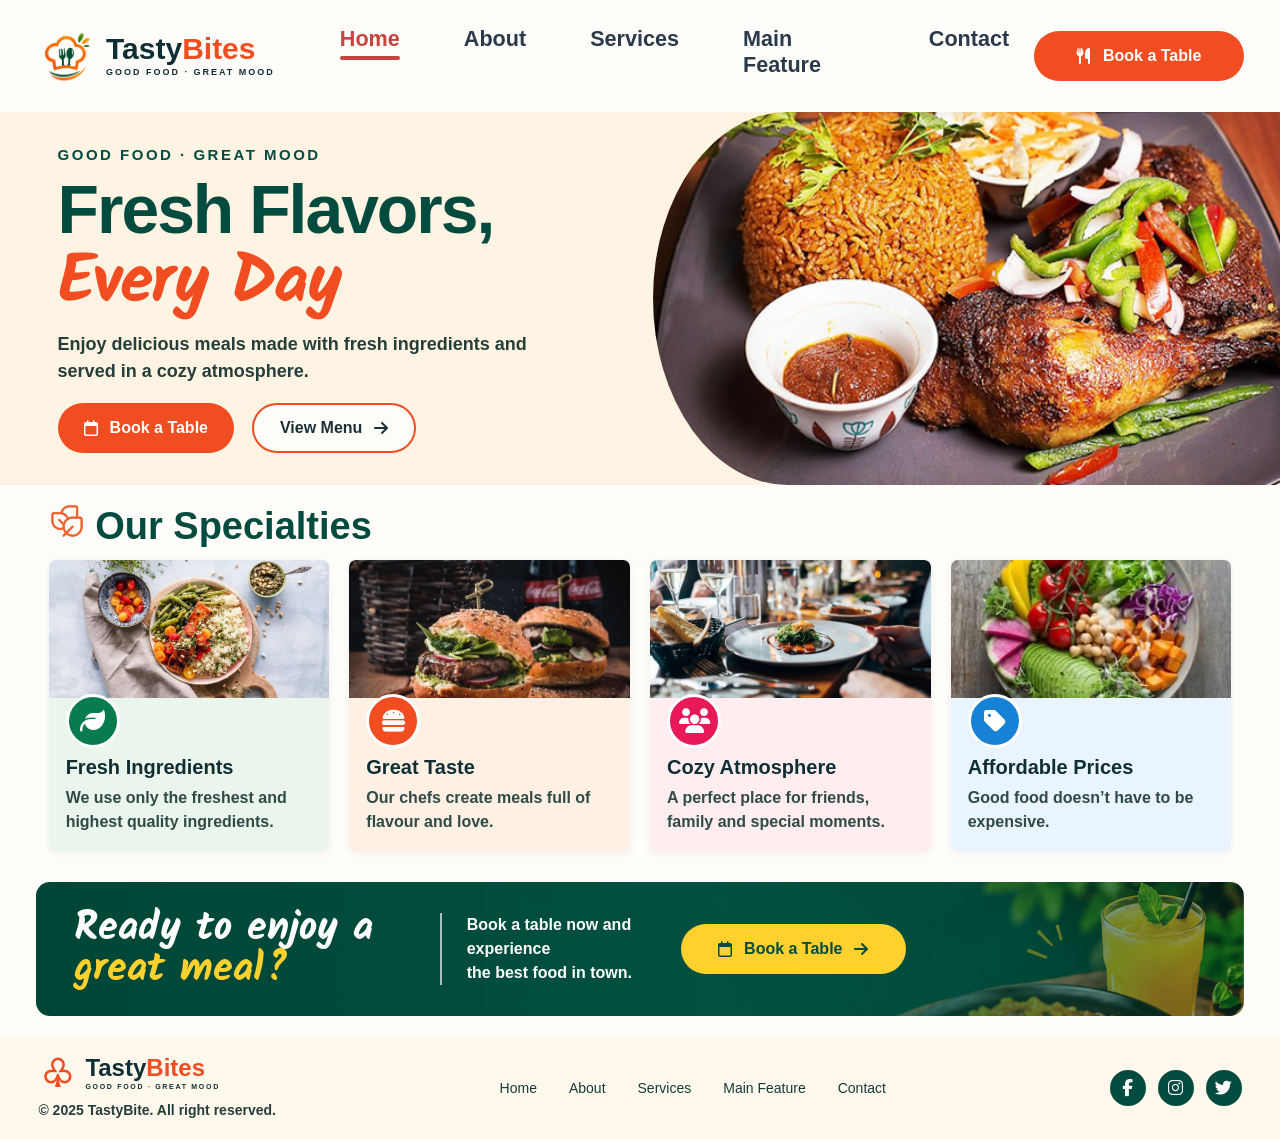
<file: index.html>
<!DOCTYPE html>
<html lang="en">
<head>
  <meta charset="UTF-8">
  <meta name="viewport" content="width=device-width, initial-scale=1.0">
  <title>TastyBites | Home</title>
  <link rel="stylesheet" href="style1.css">
  <link rel="preconnect" href="https://fonts.googleapis.com">
  <link href="https://fonts.googleapis.com/css2?family=DM+Sans:wght@400;500;600;700;800&family=Kalam:wght@700&display=swap" rel="stylesheet">
  <link rel="stylesheet" href="https://cdnjs.cloudflare.com/ajax/libs/font-awesome/6.5.0/css/all.min.css">
</head>
<body>
  <header class="site-header">
    <a class="logo" href="index.html"><span class="logo-icon"><img src="images/WhatsApp Image 2026-10-21 at 16.55.24 1.png" alt="" width="65px" height="65px"></span><span>Tasty<span class="orange">Bites</span><small>GOOD FOOD · GREAT MOOD</small></span></a>
    <nav>
      <ul class="nav-links">
        <li><a href="index.html" class="active">Home</a></li>
        <li><a href="about.html">About</a></li>
        <li><a href="services.html">Services</a></li>
        <li><a href="main Feature.html">Main Feature</a></li>
        <li><a href="contact.html">Contact</a></li>
      </ul>
    </nav>
    <a class="button button-orange header-button" href="contact.html"><i class="fa-solid fa-utensils"></i> Book a Table</a>
  </header>

  <main>
    <section class="hero home-hero">
      <div class="hero-copy">
        <p class="eyebrow">GOOD FOOD · GREAT MOOD</p>
        <h1>Fresh Flavors,<br><span class="orange handwritten">Every Day</span></h1>
        <p>Enjoy delicious meals made with fresh ingredients and served in a cozy atmosphere.</p>
        <div class="hero-actions">
          <a class="button button-orange" href="contact.html"><i class="fa-regular fa-calendar"></i> Book a Table</a>
          <a class="button button-outline" href="feature.html">View Menu <i class="fa-solid fa-arrow-right"></i></a>
        </div>
      </div>
      <div class="hero-photo food-photo" role="img" aria-label="Fresh grilled meal"></div>
    </section>

    <section class="section">
      <h2 class="section-title"><span class="leaf"><img src="images/fluent_leaf-three-16-regular.png" alt="" width="36px" height="36px"></span> Our Specialties</h2>
      <div class="card-grid four">
        <article class="image-card">
          <img src="images/fresh salad.png" alt="Fresh salad and vegetables">
          <div class="card-content green-card"><span class="round-icon green"><i class="fa-solid fa-leaf"></i></span><h3>Fresh Ingredients</h3><p>We use only the freshest and highest quality ingredients.</p></div>
        </article>
        <article class="image-card">
          <img src="images/burger.png" alt="Burger and fries">
          <div class="card-content peach-card"><span class="round-icon orange-bg"><i class="fa-solid fa-burger"></i></span><h3>Great Taste</h3><p>Our chefs create meals full of flavour and love.</p></div>
        </article>
        <article class="image-card">
          <img src="images/cozy res.png" alt="Cozy restaurant interior">
          <div class="card-content pink-card"><span class="round-icon pink"><i class="fa-solid fa-users"></i></span><h3>Cozy Atmosphere</h3><p>A perfect place for friends, family and special moments.</p></div>
        </article>
        <article class="image-card">
          <img src="images/colorful.png" alt="Colorful affordable meal">
          <div class="card-content blue-card"><span class="round-icon blue"><i class="fa-solid fa-tag"></i></span><h3>Affordable Prices</h3><p>Good food doesn’t have to be expensive.</p></div>
        </article>
      </div>
    </section>

    <section class="cta-banner">
      <h2>Ready to enjoy a<br><span>great meal?</span></h2>
      <p>Book a table now and experience<br>the best food in town.</p>
      <a class="button button-yellow" href="contact.html"><i class="fa-regular fa-calendar"></i> Book a Table <i class="fa-solid fa-arrow-right"></i></a>
    </section>
  </main>

  <footer class="site-footer">
    <div class="footer-brand"><a class="logo" href="index.html"><span class="logo-icon">♧</span><span>Tasty<span class="orange">Bites</span><small>GOOD FOOD · GREAT MOOD</small></span></a><p>© 2025 TastyBite. All right reserved.</p></div>
    <nav class="footer-nav"><a class="active" href="index.html">Home</a><a href="about.html">About</a><a href="services.html">Services</a><a href="feature.html">Main Feature</a><a href="contact.html">Contact</a></nav>
    <div class="socials"><a href="#" aria-label="Facebook"><i class="fa-brands fa-facebook-f"></i></a><a href="#" aria-label="Instagram"><i class="fa-brands fa-instagram"></i></a><a href="#" aria-label="Twitter"><i class="fa-brands fa-twitter"></i></a></div>
  </footer>
</body>
</html>
</file>
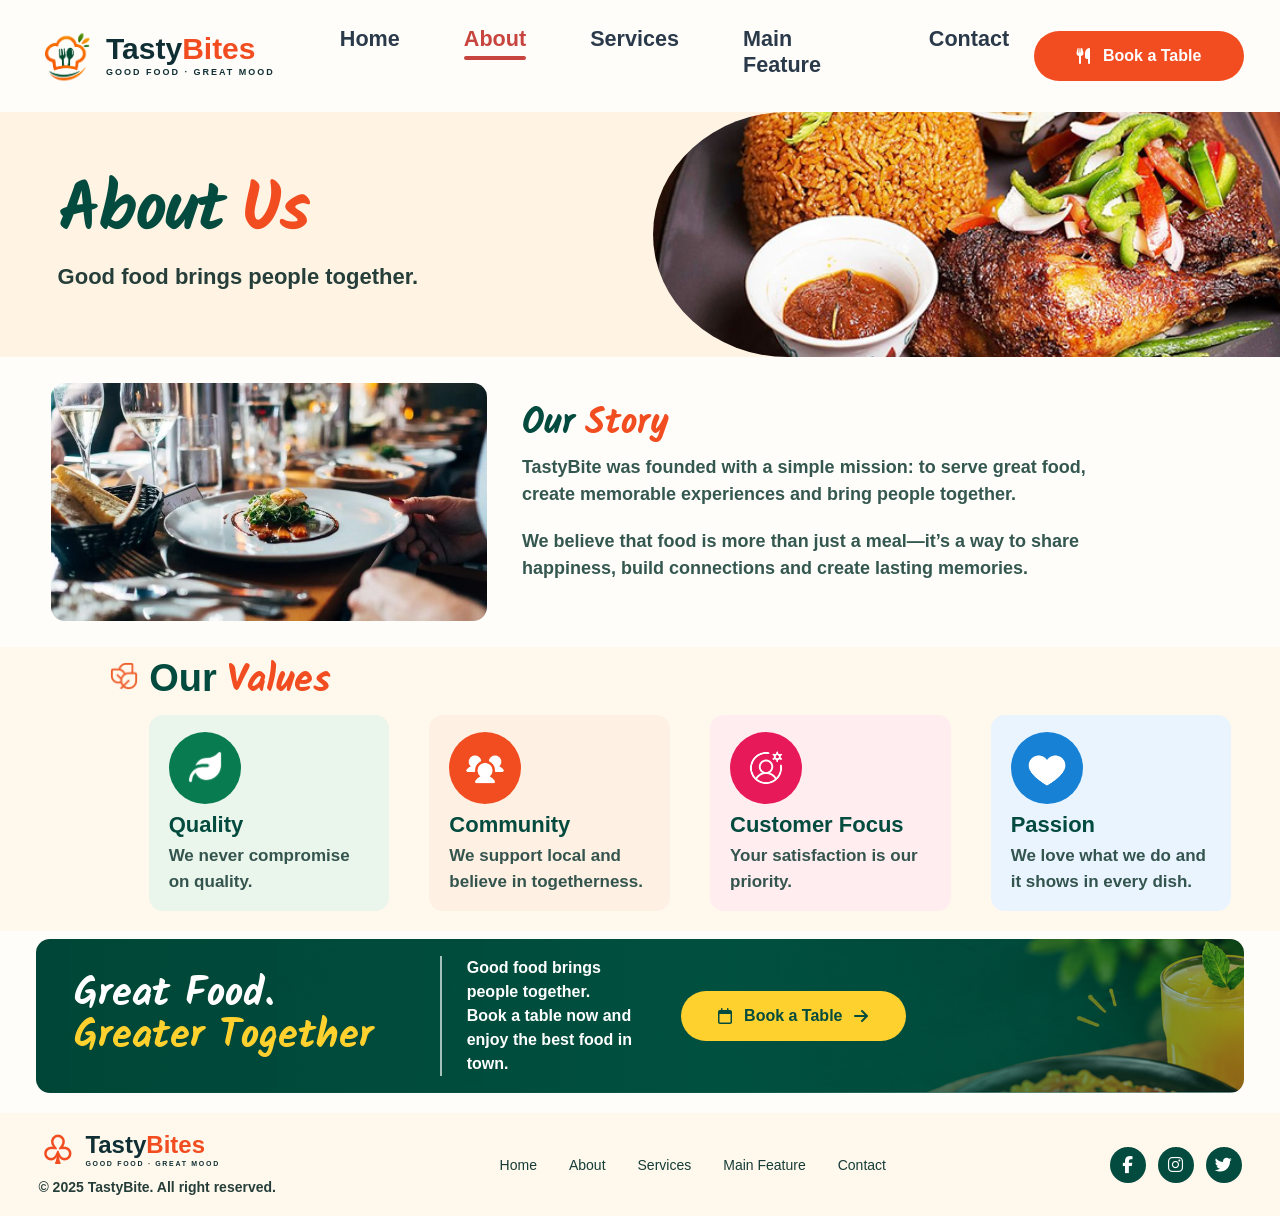
<file: about.html>
<!DOCTYPE html>
<html lang="en">
<head>
  <meta charset="UTF-8">
  <meta name="viewport" content="width=device-width, initial-scale=1.0">
  <title>TastyBites | About</title>
  <link rel="stylesheet" href="style1.css">
  <link rel="preconnect" href="https://fonts.googleapis.com">
  <link href="https://fonts.googleapis.com/css2?family=DM+Sans:wght@400;500;600;700;800&family=Kalam:wght@700&display=swap" rel="stylesheet">
  <link rel="stylesheet" href="https://cdnjs.cloudflare.com/ajax/libs/font-awesome/6.5.0/css/all.min.css">
</head>
<body>
  <header class="site-header">
    <a class="logo" href="index.html"><span class="logo-icon"><img src="images/WhatsApp Image 2026-10-21 at 16.55.24 1.png" alt="" width="65px" height="65px"/></span><span>Tasty<span class="orange">Bites</span><small>GOOD FOOD · GREAT MOOD</small></span></a>
      <nav>
      <ul class="nav-links">
        <li><a href="index.html">Home</a></li>
        <li><a href="about.html" class="active">About</a></li>
        <li><a href="services.html">Services</a></li>
        <li><a href="main Feature.html">Main Feature</a></li>
        <li><a href="contact.html">Contact</a></li>
      </ul>
    </nav>
    <a class="button button-orange header-button" href="contact.html"><i class="fa-solid fa-utensils"></i> Book a Table</a>
  </header>

  <main>
    <section class="hero sub-hero">
      <div class="hero-copy">
        <h1><span class="handwritten">About</span> <span class="orange handwritten">Us</span></h1>
        <p class="hero-subtitle">Good food brings people together.</p>
      </div>
      <div class="hero-photo food-photo" role="img" aria-label="A freshly prepared restaurant meal"></div>
    </section>

    <section class="story-section">
      <img src="images/cozy res.png" alt="Warm and welcoming restaurant dining room">
      <div>
        <h2 class="section-title"><span class="handwritten">Our</span> <span class="orange handwritten">Story</span></h2>
        <p>TastyBite was founded with a simple mission: to serve great food, create memorable experiences and bring people together.</p>
        <p>We believe that food is more than just a meal—it’s a way to share happiness, build connections and create lasting memories.</p>
      </div>
    </section>

    <section class="values-section">
      <h2 class="section-titles"><span class="leaf"><img src="images/fluent_leaf-three-16-regular.png" alt="" width="30px" height="30px"></span> Our <span class="orange handwritten">Values</span></h2>
      <div class="card-grids four value-grid">
        <article class="value-card green-card"><span class="round-icon green"><img src="images/fa7-solid_leaf (1).png" alt="" width="40px" height="40px"></span><h3>Quality</h3><p>We never compromise on quality.</p></article>
        <article class="value-card peach-card"><span class="round-icon orange-bg"><img src="images/ph_users-three-fill.png" alt="" width="40px" height="40px"></span><h3>Community</h3><p>We support local and believe in togetherness.</p></article>
        <article class="value-card pink-card"><span class="round-icon pink"><img src="images/ph_user-circle-gear-light.png" alt="" width="40px" height="40px"></span><h3>Customer Focus</h3><p>Your satisfaction is our priority.</p></article>
        <article class="value-card blue-card"><span class="round-icon blue"><img src="images/flat-color-icons_like.png" alt="" width="40px" height="40px"></i></span><h3>Passion</h3><p>We love what we do and it shows in every dish.</p></article>
      </div>
    </section>

    <section class="cta-banner">
      <h2>Great Food.<br><span>Greater Together</span></h2>
      <p>Good food brings people together.<br>Book a table now and enjoy the best food in town.</p>
      <a class="button button-yellow" href="contact.html"><i class="fa-regular fa-calendar"></i> Book a Table <i class="fa-solid fa-arrow-right"></i></a>
    </section>
  </main>

  <footer class="site-footer">
    <div class="footer-brand"><a class="logo" href="index.html"><span class="logo-icon">♧</span><span>Tasty<span class="orange">Bites</span><small>GOOD FOOD · GREAT MOOD</small></span></a><p>© 2025 TastyBite. All right reserved.</p></div>
    <nav class="footer-nav"><a href="index.html">Home</a><a class="active" href="about.html">About</a><a href="services.html">Services</a><a href="feature.html">Main Feature</a><a href="contact.html">Contact</a></nav>
    <div class="socials"><a href="#" aria-label="Facebook"><i class="fa-brands fa-facebook-f"></i></a><a href="#" aria-label="Instagram"><i class="fa-brands fa-instagram"></i></a><a href="#" aria-label="Twitter"><i class="fa-brands fa-twitter"></i></a></div>
  </footer>
</body>
</html>
</file>
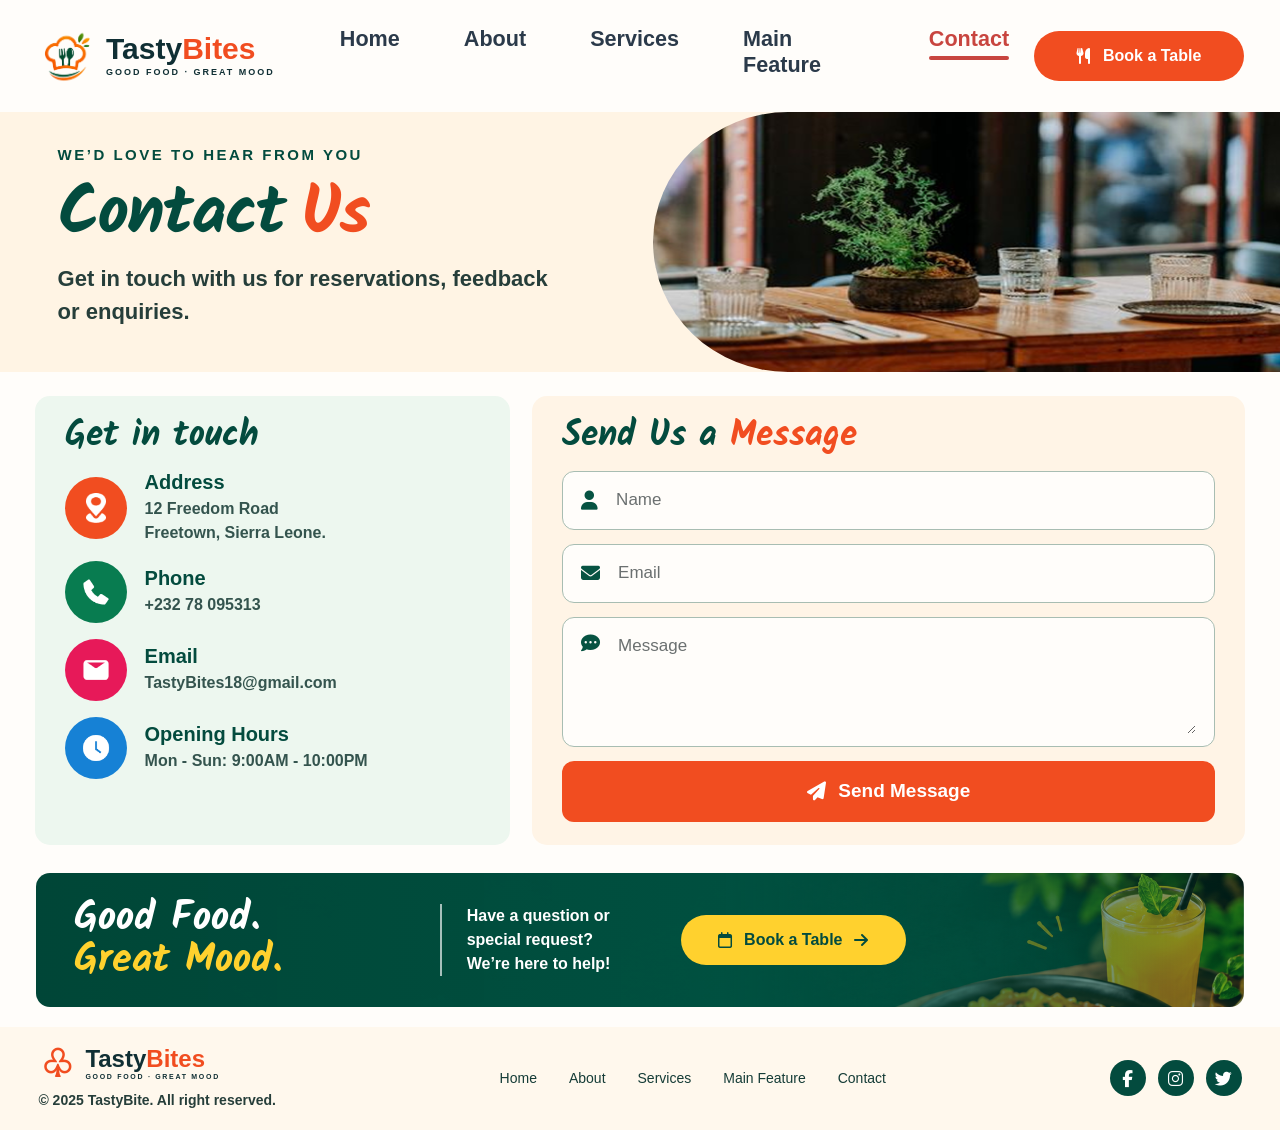
<file: contact.html>
<!DOCTYPE html>
<html lang="en">
<head>
  <meta charset="UTF-8">
  <meta name="viewport" content="width=device-width, initial-scale=1.0">
  <title>TastyBites | Contact</title>
  <link rel="stylesheet" href="style1.css">
  <link rel="preconnect" href="https://fonts.googleapis.com">
  <link href="https://fonts.googleapis.com/css2?family=DM+Sans:wght@400;500;600;700;800&family=Kalam:wght@700&display=swap" rel="stylesheet">
  <link rel="stylesheet" href="https://cdnjs.cloudflare.com/ajax/libs/font-awesome/6.5.0/css/all.min.css">
</head>
<body>
  <header class="site-header">
    <a class="logo" href="index.html">
        <span class="logo-icon"><img src="images/WhatsApp Image 2026-10-21 at 16.55.24 1.png" alt="" width="65px" height="65px"/></span>
        <span>Tasty<span class="orange">Bites</span><small>GOOD FOOD · GREAT MOOD</small></span></a>

        <nav>
      <ul class="nav-links">
        <li><a href="index.html">Home</a></li>
        <li><a href="about.html">About</a></li>
        <li><a href="services.html">Services</a></li>
        <li><a href="main Feature.html">Main Feature</a></li>
        <li><a href="contact.html" class="active">Contact</a></li>
      </ul>
    </nav>

    <a class="button button-orange header-button" href="contact.html"><i class="fa-solid fa-utensils"></i> Book a Table</a>
  </header>

  <main>
    <section class="hero sub-hero contact-hero">
      <div class="hero-copy">
        <p class="eyebrow">WE’D LOVE TO HEAR FROM YOU</p>
        <h1><span class="handwritten">Contact</span> <span class="orange handwritten">Us</span></h1>
        <p class="hero-subtitle">Get in touch with us for reservations, feedback or enquiries.</p>
      </div>
      <div class="hero-photo restaurant-photo" role="img" aria-label="Restaurant table ready for guests"></div>
    </section>

    <section class="contact-layout">
      <aside class="contact-info">
        <h2 class="section-title handwritten">Get in touch</h2>
        <div class="contact-item"><span class="round-icon orange-bg"><img src="images/Group.png" alt="" width="20px" height="30px"></span><div><h3>Address</h3><p>12 Freedom Road<br>Freetown, Sierra Leone.</p></div></div>
        <div class="contact-item"><span class="round-icon green"><img src="images/boxicons_phone-filled.png" alt="" width="30px" height="30px"></span><div><h3>Phone</h3><p>+232 78 095313</p></div></div>
        <div class="contact-item"><span class="round-icon pink"><img src="images/eva_email-fill.png" alt="" width="30px" height="30px"></span><div><h3>Email</h3><p>TastyBites18@gmail.com</p></div></div>
        <div class="contact-item"><span class="round-icon blue"><img src="images/ant-design_clock-circle-filled.png" alt="" width="30px" height="30px"></span><div><h3>Opening Hours</h3><p>Mon - Sun: 9:00AM - 10:00PM</p></div></div>
      </aside>

      <section class="contact-form-wrap">
        <h2 class="section-title handwritten">Send Us a <span class="orange">Message</span></h2>
        <form class="contact-form" action="#" method="post">
          <label><i class="fa-solid fa-user"></i><input type="text" name="name" placeholder="Name" aria-label="Name" required></label>
          <label><i class="fa-solid fa-envelope"></i><input type="email" name="email" placeholder="Email" aria-label="Email" required></label>
          <label class="message-field"><i class="fa-solid fa-comment-dots"></i><textarea name="message" placeholder="Message" aria-label="Message" required></textarea></label>
          <button class="button button-orange" type="submit"><i class="fa-solid fa-paper-plane"></i> Send Message</button>
        </form>
      </section>
    </section>

    <section class="cta-banner">
      <h2>Good Food.<br><span>Great Mood.</span></h2>
      <p>Have a question or special request?<br>We’re here to help!</p>
      <a class="button button-yellow" href="contact.html"><i class="fa-regular fa-calendar"></i> Book a Table <i class="fa-solid fa-arrow-right"></i></a>
    </section>
  </main>

  <footer class="site-footer">
    <div class="footer-brand"><a class="logo" href="index.html"><span class="logo-icon">♧</span><span>Tasty<span class="orange">Bites</span><small>GOOD FOOD · GREAT MOOD</small></span></a><p>© 2025 TastyBite. All right reserved.</p></div>
    <nav class="footer-nav"><a href="index.html">Home</a><a href="about.html">About</a><a href="services.html">Services</a><a href="feature.html">Main Feature</a><a class="active" href="contact.html">Contact</a></nav>
    <div class="socials"><a href="#" aria-label="Facebook"><i class="fa-brands fa-facebook-f"></i></a><a href="#" aria-label="Instagram"><i class="fa-brands fa-instagram"></i></a><a href="#" aria-label="Twitter"><i class="fa-brands fa-twitter"></i></a></div>
  </footer>
</body>
</html>
</file>
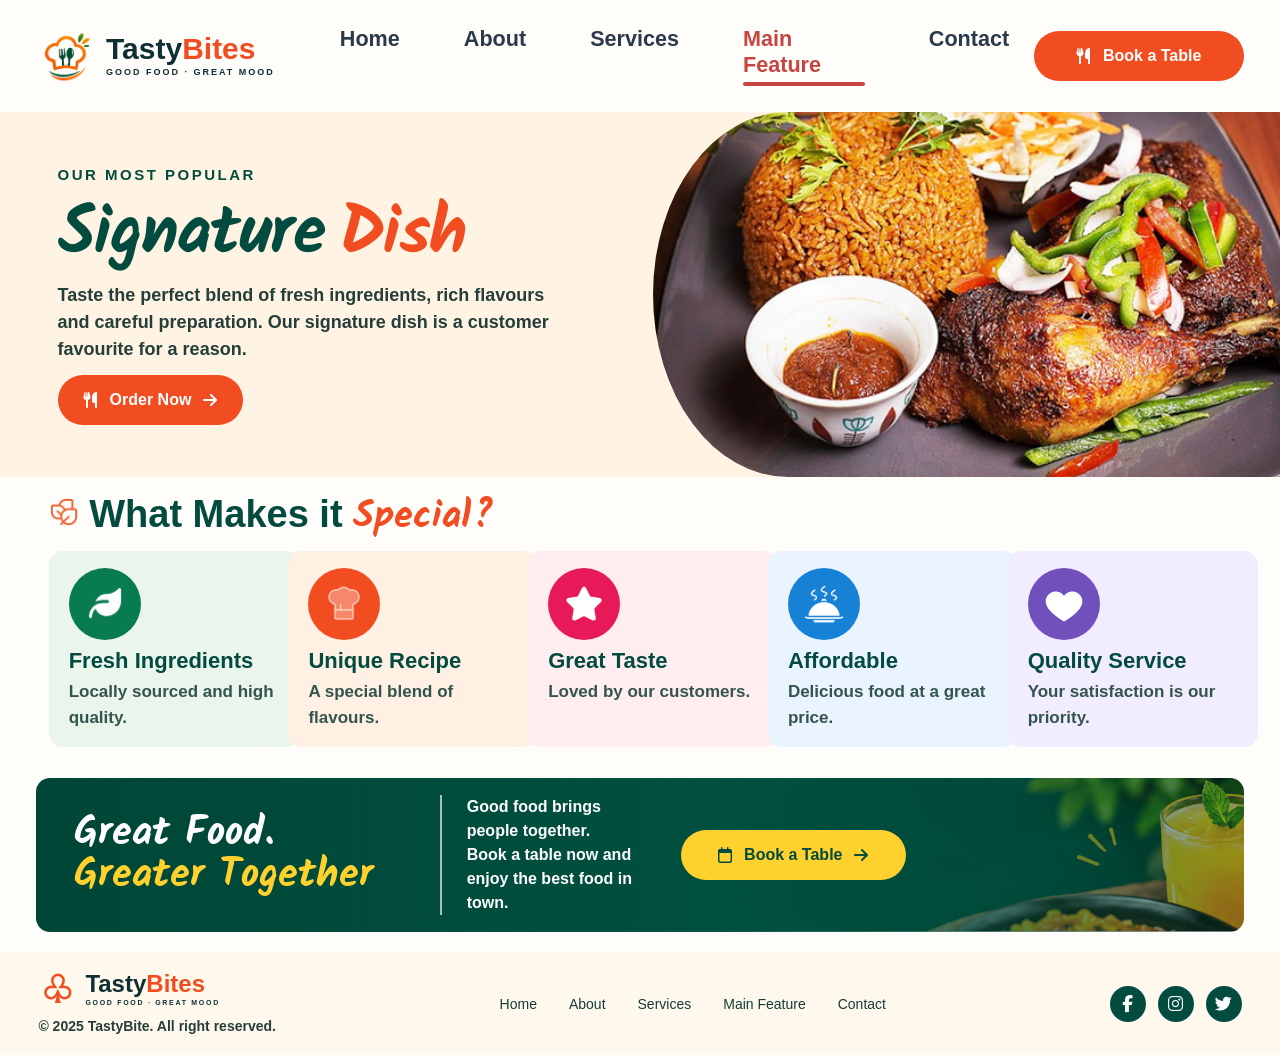
<file: main feature.html>
<!DOCTYPE html>
<html lang="en">
<head>
  <meta charset="UTF-8">
  <meta name="viewport" content="width=device-width, initial-scale=1.0">
  <title>TastyBites | Main Feature</title>
  <link rel="stylesheet" href="style1.css">
  <link rel="preconnect" href="https://fonts.googleapis.com">
  <link href="https://fonts.googleapis.com/css2?family=DM+Sans:wght@400;500;600;700;800&family=Kalam:wght@700&display=swap" rel="stylesheet">
  <link rel="stylesheet" href="https://cdnjs.cloudflare.com/ajax/libs/font-awesome/6.5.0/css/all.min.css">
</head>
<body>
  <header class="site-header">
    <a class="logo" href="index.html"><span class="logo-icon"><img src="images/WhatsApp Image 2026-10-21 at 16.55.24 1.png" alt="" width="65px" height="65px"/></span><span>Tasty<span class="orange">Bites</span><small>GOOD FOOD · GREAT MOOD</small></span></a>
      <nav>
      <ul class="nav-links">
        <li><a href="index.html">Home</a></li>
        <li><a href="about.html">About</a></li>
        <li><a href="services.html">Services</a></li>
        <li><a href="main Feature.html" class="active">Main Feature</a></li>
        <li><a href="contact.html">Contact</a></li>
      </ul>
    </nav>
    <a class="button button-orange header-button" href="contact.html"><i class="fa-solid fa-utensils"></i> Book a Table</a>
  </header>

  <main>
    <section class="hero feature-hero">
      <div class="hero-copy">
        <p class="eyebrow">OUR MOST POPULAR</p>
        <h1><span class="handwritten">Signature</span> <span class="orange handwritten">Dish</span></h1>
        <p>Taste the perfect blend of fresh ingredients, rich flavours and careful preparation. Our signature dish is a customer favourite for a reason.</p>
        <a class="button button-orange" href="contact.html"><i class="fa-solid fa-utensils"></i> Order Now <i class="fa-solid fa-arrow-right"></i></a>
      </div>
      <div class="hero-photo food-photo" role="img" aria-label="TastyBites signature grilled meal"></div>
    </section>

    <section class="section">
      <h2 class="section-title"><span class="leaf"><img src="images/fluent_leaf-three-16-regular.png" alt="" width="30px" height="30px"></span> What Makes it <span class="orange handwritten">Special?</span></h2>
      <div class="card-grid five">
        <article class="value-card green-card"><span class="round-icon green"><img src="images/fa7-solid_leaf (1).png" alt="" width="40px" height="40px"></span><h3>Fresh Ingredients</h3><p>Locally sourced and high quality.</p></article>
        <article class="value-card peach-card"><span class="round-icon orange-bg"><img src="images/icon-park-twotone_chef-hat-one.png" alt="" width="40px" height="40px"></span><h3>Unique Recipe</h3><p>A special blend of flavours.</p></article>
        <article class="value-card pink-card"><span class="round-icon pink"><img src="images/andrsrxn_star-filled.png" alt="" width="40px" height="40px"></span><h3>Great Taste</h3><p>Loved by our customers.</p></article>
        <article class="value-card blue-card"><span class="round-icon blue"><img src="images/game-icons_hot-meal.png" alt="" width="40px" height="40px"></span><h3>Affordable</h3><p>Delicious food at a great price.</p></article>
        <article class="value-card purple-card"><span class="round-icon purple"><img src="images/flat-color-icons_like.png" alt="" width="40px" height="40px"></span><h3>Quality Service</h3><p>Your satisfaction is our priority.</p></article>
      </div>
    </section>

    <section class="cta-banner">
      <h2>Great Food.<br><span>Greater Together</span></h2>
      <p>Good food brings people together.<br>Book a table now and enjoy the best food in town.</p>
      <a class="button button-yellow" href="contact.html"><i class="fa-regular fa-calendar"></i> Book a Table <i class="fa-solid fa-arrow-right"></i></a>
    </section>
  </main>

  <footer class="site-footer">
    <div class="footer-brand"><a class="logo" href="index.html"><span class="logo-icon">♧</span><span>Tasty<span class="orange">Bites</span><small>GOOD FOOD · GREAT MOOD</small></span></a><p>© 2025 TastyBite. All right reserved.</p></div>
    <nav class="footer-nav"><a href="index.html">Home</a><a href="about.html">About</a><a href="services.html">Services</a><a class="active" href="feature.html">Main Feature</a><a href="contact.html">Contact</a></nav>
    <div class="socials"><a href="#" aria-label="Facebook"><i class="fa-brands fa-facebook-f"></i></a><a href="#" aria-label="Instagram"><i class="fa-brands fa-instagram"></i></a><a href="#" aria-label="Twitter"><i class="fa-brands fa-twitter"></i></a></div>
  </footer>
</body>
</html>
</file>
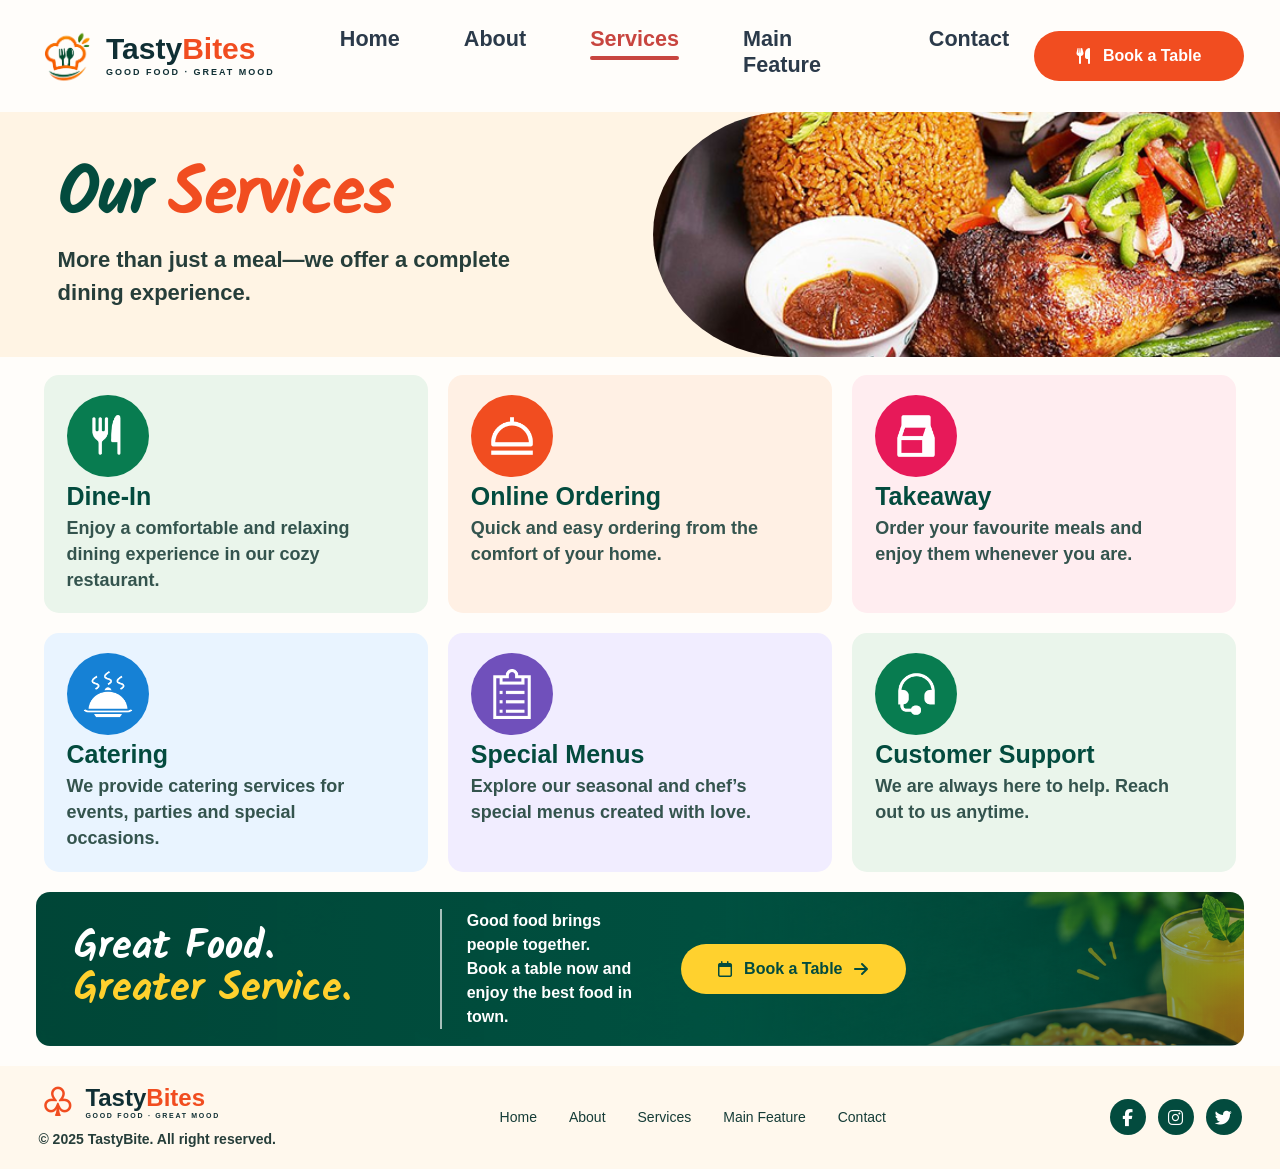
<file: services.html>
<!DOCTYPE html>
<html lang="en">
<head>
  <meta charset="UTF-8">
  <meta name="viewport" content="width=device-width, initial-scale=1.0">
  <title>TastyBites | Services</title>
  <link rel="stylesheet" href="style1.css">
  <link rel="preconnect" href="https://fonts.googleapis.com">
  <link href="https://fonts.googleapis.com/css2?family=DM+Sans:wght@400;500;600;700;800&family=Kalam:wght@700&display=swap" rel="stylesheet">
  <link rel="stylesheet" href="https://cdnjs.cloudflare.com/ajax/libs/font-awesome/6.5.0/css/all.min.css">
</head>
<body>
  <header class="site-header">
    <a class="logo" href="index.html"><span class="logo-icon"><img src="images/WhatsApp Image 2026-10-21 at 16.55.24 1.png" alt="" width="65px" height="65px"></span><span>Tasty<span class="orange">Bites</span><small>GOOD FOOD · GREAT MOOD</small></span></a>
      <nav>
      <ul class="nav-links">
        <li><a href="index.html">Home</a></li>
        <li><a href="about.html">About</a></li>
        <li><a href="services.html" class="active">Services</a></li>
        <li><a href="main Feature.html">Main Feature</a></li>
        <li><a href="contact.html">Contact</a></li>
      </ul>
    </nav>
    <a class="button button-orange header-button" href="contact.html"><i class="fa-solid fa-utensils"></i> Book a Table</a>
  </header>

  <main>
    <section class="hero sub-hero">
      <div class="hero-copy">
        <h1><span class="handwritten">Our</span> <span class="orange handwritten">Services</span></h1>
        <p class="hero-subtitle">More than just a meal—we offer a complete dining experience.</p>
      </div>
      <div class="hero-photo food-photo" role="img" aria-label="Fresh meal served at TastyBites"></div>
    </section>

    <section class="section service-section">
      <div class="card-grid three">
        <article class="service-card green-card"><span class="round-icon green"><img src="images/roentgen_fork-and-knife.png" alt="" width="50px" height="50px"></span><h3>Dine-In</h3><p>Enjoy a comfortable and relaxing dining experience in our cozy restaurant.</p></article>
        <article class="service-card peach-card"><span class="round-icon orange-bg"><img src="images/boxicons_dish.png" alt="" width="50px" height="50px"></span><h3>Online Ordering</h3><p>Quick and easy ordering from the comfort of your home.</p></article>
        <article class="service-card pink-card"><span class="round-icon pink"><img src="images/boxicons_takeaway-filled.png" alt="" width="50px" height="50px"></span><h3>Takeaway</h3><p>Order your favourite meals and enjoy them whenever you are.</p></article>
        <article class="service-card blue-card"><span class="round-icon blue"><img src="images/game-icons_hot-meal.png" alt="" width="50px" height="50px"></span><h3>Catering</h3><p>We provide catering services for events, parties and special occasions.</p></article>
        <article class="service-card purple-card"><span class="round-icon purple"><img src="images/fluent-mdl2_clipboard-list.png" alt="" width="50px" height="50px"></span><h3>Special Menus</h3><p>Explore our seasonal and chef’s special menus created with love.</p></article>
        <article class="service-card green-card"><span class="round-icon green"><img src="images/griddy-icons_customer-support-filled.png" alt="" width="50px" height="50px"></span><h3>Customer Support</h3><p>We are always here to help. Reach out to us anytime.</p></article>
      </div>
    </section>

    <section class="cta-banner">
      <h2>Great Food.<br><span>Greater Service.</span></h2>
      <p>Good food brings people together.<br>Book a table now and enjoy the best food in town.</p>
      <a class="button button-yellow" href="contact.html"><i class="fa-regular fa-calendar"></i> Book a Table <i class="fa-solid fa-arrow-right"></i></a>
    </section>
  </main>

  <footer class="site-footer">
    <div class="footer-brand"><a class="logo" href="index.html"><span class="logo-icon">♧</span><span>Tasty<span class="orange">Bites</span><small>GOOD FOOD · GREAT MOOD</small></span></a><p>© 2025 TastyBite. All right reserved.</p></div>
    <nav class="footer-nav"><a href="index.html">Home</a><a href="about.html">About</a><a class="active" href="services.html">Services</a><a href="feature.html">Main Feature</a><a href="contact.html">Contact</a></nav>
    <div class="socials"><a href="#" aria-label="Facebook"><i class="fa-brands fa-facebook-f"></i></a><a href="#" aria-label="Instagram"><i class="fa-brands fa-instagram"></i></a><a href="#" aria-label="Twitter"><i class="fa-brands fa-twitter"></i></a></div>
  </footer>
</body>
</html>
</file>
<file: style1.css>
* {
  box-sizing: border-box;
}

html {
  scroll-behavior: smooth;
}

body {
  margin: 0;
  color: var(--text);
  background: var(--paper);
  font-family: "Nunito", sans-serif;
  font-size: 16px;
}

img {
  max-width: 100%;
}

a {
  color: inherit;
  text-decoration: none;
}

p {
  line-height: 1.5;
}

.orange {
  color: var(--orange);
}

.handwritten {
  font-family: "Kalam", cursive;
  font-weight: 700;
}

/* Header */

.site-header {
  min-height: 82px;
  padding: 10px 2.8%;
  display: flex;
  align-items: center;
  justify-content: space-between;
  gap: 25px;
  background: #fffdfa;
}

.logo {
  display: inline-flex;
  align-items: center;
  gap: 9px;
  color: #102f34;
  font-size: 30px;
  font-weight: 900;
  line-height: .9;
  white-space: nowrap;
}

.logo-icon {
  display: inline-grid;
  place-items: center;
  color: var(--orange);
  font-size: 48px;
  line-height: 1;
}

.logo small {
  display: block;
  margin-top: 6px;
  font-size: 9px;
  font-weight: 900;
  letter-spacing: 2px;
}

.navbar {
  background: #f1f4f7;
  padding: 28px 40px;
  display: flex;
  justify-content: center;
}

.nav-links {
  list-style: none;
  display: flex;
  gap: 64px;
}

.nav-links a {
  position: relative;
  display: inline-block;
  padding-bottom: 8px;
  text-decoration: none;
  font-size: 1.35rem;
  font-weight: 800;
  color: #2b3a4a;
  transition: color 0.2s ease;
}

/* underline bar */
.nav-links a::after {
  content: "";
  position: absolute;
  left: 0;
  bottom: 0;
  width: 100%;
  height: 4px;
  border-radius: 2px;
  background: #c8453f;
  transform: scaleX(0);
  transform-origin: left;
  transition: transform 0.25s ease;
}

.nav-links a:hover,
.nav-links a.active {
  color: #c8453f;
}

.nav-links a:hover::after,
.nav-links a.active::after {
  transform: scaleX(1);
}


.button {
  min-height: 50px;
  padding: 12px 26px;
  display: inline-flex;
  align-items: center;
  justify-content: center;
  gap: 12px;
  border: 0;
  border-radius: 28px;
  font: inherit;
  font-size: 16px;
  font-weight: 900;
  cursor: pointer;
  transition: transform .18s ease, filter .18s ease;
}

.button:hover {
  transform: translateY(-2px);
  filter: brightness(.97);
}

.button-orange {
  color: #fff;
  background: var(--orange);
}

.button-outline {
  border: 2px solid var(--orange);
  color: #1b3036;
  background: #fffdfa;
}

.button-yellow {
  color: var(--green-deep);
  background: var(--yellow);
}

.header-button {
  min-width: 210px;
}

/* Hero areas */

.hero {
  position: relative;
  display: flex;
  align-items: center;
  overflow: hidden;
  background: var(--cream);
}

.home-hero,
.feature-hero {
  min-height: 365px;
}

.sub-hero {
  min-height: 245px;
}

.hero-copy {
  position: relative;
  z-index: 1;
  width: 54%;
  padding: 32px 4.5%;
}

.hero h1 {
  margin: 8px 0 12px;
  color: var(--green-deep);
  font-size: clamp(46px, 5.3vw, 70px);
  font-weight: 900;
  letter-spacing: -2px;
  line-height: 1.02;
}

.hero-copy > p:not(.eyebrow) {
  max-width: 500px;
  margin: 12px 0;
  color: #263e3a;
  font-size: 18px;
  font-weight: 600;
}

.hero .hero-subtitle {
  max-width: 510px;
  font-size: 22px !important;
}

.eyebrow {
  margin: 0;
  color: var(--green-deep);
  font-size: 15px;
  font-weight: 900;
  letter-spacing: 2.5px;
}

.hero-actions {
  margin-top: 18px;
  display: flex;
  flex-wrap: wrap;
  gap: 18px;
}

.hero-photo {
  position: absolute;
  top: 0;
  right: 0;
  width: 49%;
  height: 100%;
  background-position: center;
  background-size: cover;
  border-radius: 43% 0 0 43% / 100% 0 0 100%;
}

.food-photo {
  background-image: url("images/image\ 1\ \(2\).png");
}


.restaurant-photo {
  background-image: url("images/image\ 1\ \(3\).png");
}

/* Standard section and card grids */

.section {
  padding: 18px 3.8% 23px;
}

.section-title {
  margin: 0 0 15px;
  color: var(--green-deep);
  font-size: clamp(29px, 3vw, 38px);
  font-weight: 900;
  line-height: 1.0;
}

.section-titles {
  margin: 0 0 15px;
  color: var(--green-deep);
  font-size: clamp(29px, 3vw, 38px);
  font-weight: 900;
  line-height: 1.0;
  margin-left: 60px;
}


/* .section-title .leaf {
  margin-right: 2px;
  color: var(--orange);
  font-size: 36px;
} */

.card-grid {
  display: grid;
  gap: 20px;
}

.card-grids.four{
    display: flex;
    padding-left: 100px;
    gap: 40px;
}


.card-grid.four {
  grid-template-columns: repeat(4, minmax(0, 1fr));
}

.card-grid.three {
  grid-template-columns: repeat(3, minmax(0, 1fr));
}

.card-grid.five {
  grid-template-columns: repeat(5, minmax(0, 1fr));
  gap: 16px;
}

.green-card {
  background: #eaf5eb;
}

.peach-card {
  background: #fff0e4;
}

.pink-card {
  background: #ffedf0;
}

.blue-card {
  background: #e9f4ff;
}

.purple-card {
  background: #f1edff;
}

:root {
  --green: #075342;
  --green-deep: #034b3e;
  --orange: #f14d20;
  --yellow: #ffd12e;
  --cream: #fff4e4;
  --paper: #fffdfa;
  --text: #153c37;
  --muted: #345750;
}

.round-icon {
  width: 58px;
  height: 58px;
  display: inline-grid;
  place-items: center;
  border-radius: 50%;
  color: #fff;
  font-size: 25px;
}

.green {
  background: #087c50;
}

.orange-bg {
  background: var(--orange);
}

.pink {
  background: #e71959;
}

.blue {
  background: #1681d5;
}

.purple {
  background: #7050bb;
}

/* Home specialty cards */

.image-card {
  overflow: hidden;
  border-radius: 7px;
  background: white;
  box-shadow: 0 2px 7px rgb(0 50 40 / 8%);
}

.image-card > img {
  width: 100%;
  height: 138px;
  display: block;
  object-fit: cover;
}

.card-content {
  position: relative;
  min-height: 140px;
  padding: 18px 17px 17px;
}

.card-content .round-icon {
  width: 54px;
  height: 54px;
  margin-top: -43px;
  border: 3px solid #fff;
}

.card-content h3 {
  margin: 7px 0 7px;
  color: #102f34;
  font-size: 20px;
  font-weight: 900;
  line-height: 1.2;
}

.card-content p {
  margin: 0;
  color: #304a45;
  font-size: 16px;
  font-weight: 600;
}

/* About story and values */

.story-section {
  padding: 26px 4%;
  display: grid;
  grid-template-columns: 37% 1fr;
  align-items: center;
  gap: 35px;
}

.story-section > img {
  width: 100%;
  height: 238px;
  display: block;
  object-fit: cover;
  border-radius: 14px;
}

.story-section .section-title {
  margin-bottom: 10px;
  font-size: 36px;
}

.story-section p {
  max-width: 600px;
  margin: 12px 0 20px;
  color: var(--muted);
  font-size: 18px;
  font-weight: 600;
}

.values-section {
  padding: 12px 3.8% 20px;
  background: #fff8ed;
}

.value-grid {
  gap: 18px;
}

.value-card {
  min-height: 190px;
  padding: 17px 20px;
  border-radius: 14px;
  width: 250px;
}

.value-card .round-icon {
  width: 72px;
  height: 72px;
  font-size: 31px;
}

.value-card h3 {
  margin: 8px 0 5px;
  color: var(--green-deep);
  font-size: 22px;
  font-weight: 900;
}

.value-card p {
  margin: 0;
  color: #34544e;
  font-size: 17px;
  font-weight: 600;
}

/* Service cards */

.service-section {
  padding: 18px 3.4% 12px;
}

.service-card {
  min-height: 230px;
  padding: 20px 23px;
  border-radius: 15px;
}

.service-card .round-icon {
  width: 82px;
  height: 82px;
  font-size: 34px;
}

.service-card h3 {
  margin: 5px 0 4px;
  color: var(--green-deep);
  font-size: 25px;
  font-weight: 900;
}

.service-card p {
  max-width: 300px;
  margin: 0;
  color: #34544e;
  font-size: 18px;
  font-weight: 600;
  line-height: 1.45;
}

/* Shared green reservation banner */

.cta-banner {
  min-height: 134px;
  margin: 8px 2.8% 20px;
  padding: 17px 3%;
  display: flex;
  align-items: center;
  justify-content: space-between;
  gap: 26px;
  overflow: hidden;
  border-radius: 14px;
  color: white;
  background:
    linear-gradient(90deg, rgb(0 70 55 / 98%) 0%, rgb(0 80 64 / 94%) 57%, rgb(0 65 51 / 40%) 100%),
    url("images/image\ 3.png") center / cover;
}

.cta-banner h2 {
  min-width: 30%;
  margin: 0;
  color: #fff;
  font-family: "Kalam", cursive;
  font-size: clamp(27px, 3.2vw, 40px);
  line-height: 1.04;
}

.cta-banner h2 span {
  color: var(--yellow);
}

.cta-banner p {
  flex: 1;
  margin: 0;
  padding-left: 25px;
  border-left: 2px solid rgb(255 255 255 / 65%);
  color: #fff;
  font-size: 16px;
  font-weight: 600;
}

.cta-banner .button {
  flex-shrink: 0;
  min-width: 225px;
  margin-right: 300px;
}

/* Contact page */

.contact-layout {
  padding: 24px 2.7% 20px;
  display: grid;
  grid-template-columns: .8fr 1.2fr;
  gap: 22px;
}

.contact-info,
.contact-form-wrap {
  padding: 23px 30px;
  border-radius: 15px;
}

.contact-info {
  background: #edf7ef;
}

.contact-form-wrap {
  background: #fff4e6;
}

.contact-info .section-title,
.contact-form-wrap .section-title {
  margin-bottom: 17px;
  font-size: 35px;
}

.contact-item {
  margin: 16px 0;
  display: flex;
  align-items: center;
  gap: 18px;
}

.contact-item .round-icon {
  width: 62px;
  height: 62px;
  flex: 0 0 62px;
  font-size: 25px;
}

.contact-item h3 {
  margin: 0 0 3px;
  color: var(--green-deep);
  font-size: 20px;
  font-weight: 900;
}

.contact-item p {
  margin: 0;
  color: #34544e;
  font-size: 16px;
  font-weight: 600;
}

.contact-form {
  display: grid;
  gap: 14px;
}

.contact-form label {
  min-height: 59px;
  padding: 0 18px;
  display: flex;
  align-items: center;
  gap: 16px;
  border: 1px solid #a8bdb2;
  border-radius: 12px;
  background: #fffdfa;
  color: var(--green);
  font-size: 19px;
}

.contact-form input,
.contact-form textarea {
  width: 100%;
  border: 0;
  outline: 0;
  background: transparent;
  color: var(--text);
  font: inherit;
  font-size: 17px;
}

.contact-form input::placeholder,
.contact-form textarea::placeholder {
  color: #6b7070;
  opacity: 1;
}

.contact-form .message-field {
  min-height: 130px;
  align-items: flex-start;
  padding-top: 16px;
}

.contact-form textarea {
  min-height: 100px;
  resize: vertical;
}

.contact-form button {
  width: 100%;
  min-height: 61px;
  border-radius: 12px;
  font-size: 19px;
}

/* Footer */

.site-footer {
  min-height: 103px;
  padding: 15px 3%;
  display: flex;
  align-items: center;
  justify-content: space-between;
  gap: 24px;
  background: #fff8ed;
}

.footer-brand .logo {
  font-size: 24px;
}

.footer-brand .logo-icon {
  width: 38px;
  height: 38px;
  font-size: 38px;
}

.footer-brand .logo small {
  margin-top: 5px;
  font-size: 7px;
  letter-spacing: 1.7px;
}

.footer-brand p {
  margin: 7px 0 0;
  color: #263e3a;
  font-size: 14px;
  font-weight: 600;
}

.footer-nav {
  display: flex;
  align-items: center;
  gap: clamp(14px, 2.5vw, 32px);
}

.footer-nav a {
  font-size: 14px;
}

.socials {
  display: flex;
  gap: 12px;
}

.socials a {
  width: 36px;
  height: 36px;
  display: grid;
  place-items: center;
  border-radius: 50%;
  color: #fff;
  background: var(--green-deep);
  font-size: 17px;
}

/* Responsive layout */

@media (max-width: 900px) {
  .site-header {
    flex-wrap: wrap;
  }

  .main-nav {
    order: 3;
    width: 100%;
    justify-content: center;
    gap: 25px;
  }

  .card-grid.four {
    grid-template-columns: repeat(2, minmax(0, 1fr));
  }

  .card-grid.five {
    grid-template-columns: repeat(3, minmax(0, 1fr));
  }

  .cta-banner {
    flex-wrap: wrap;
  }

  .site-footer {
    flex-wrap: wrap;
  }

  .footer-nav {
    order: 3;
    width: 100%;
    justify-content: center;
  }
}

@media (max-width: 620px) {
  .site-header {
    padding: 13px 15px;
    justify-content: center;
  }

  .logo {
    font-size: 25px;
  }

  .header-button {
    min-width: auto;
  }

  .main-nav {
    gap: 13px 19px;
    flex-wrap: wrap;
    font-size: 14px;
  }

  .hero,
  .home-hero,
  .feature-hero,
  .sub-hero {
    min-height: 0;
    flex-direction: column;
    align-items: stretch;
  }

  .hero-copy,
  .feature-hero .hero-copy {
    width: 100%;
    padding: 31px 7%;
  }

  .hero h1 {
    font-size: 45px;
  }

  .hero-copy > p:not(.eyebrow) {
    font-size: 16px;
  }

  .hero .hero-subtitle {
    font-size: 18px !important;
  }

  .hero-photo {
    position: relative;
    width: 100%;
    height: 225px;
    border-radius: 0;
  }

  .section {
    padding-right: 5%;
    padding-left: 5%;
  }

  .card-grid.four,
  .card-grid.three,
  .card-grid.five {
    grid-template-columns: 1fr;
  }

  .image-card > img {
    height: 190px;
  }

  .value-card,
  .service-card {
    min-height: 0;
  }

  .story-section {
    grid-template-columns: 1fr;
    gap: 15px;
    padding: 22px 5%;
  }

  .story-section > img {
    height: 220px;
  }

  .cta-banner {
    align-items: flex-start;
    flex-direction: column;
    padding: 24px;
  }

  .cta-banner p {
    padding: 0;
    border: 0;
  }

  .contact-layout {
    grid-template-columns: 1fr;
    padding: 18px 4%;
  }

  .contact-info,
  .contact-form-wrap {
    padding: 21px 18px;
  }

  .site-footer {
    justify-content: center;
    text-align: center;
  }

  .footer-brand {
    width: 100%;
  }

  .footer-brand .logo {
    justify-content: center;
  }

  .footer-nav {
    gap: 15px;
    flex-wrap: wrap;
  }
}
</file>
